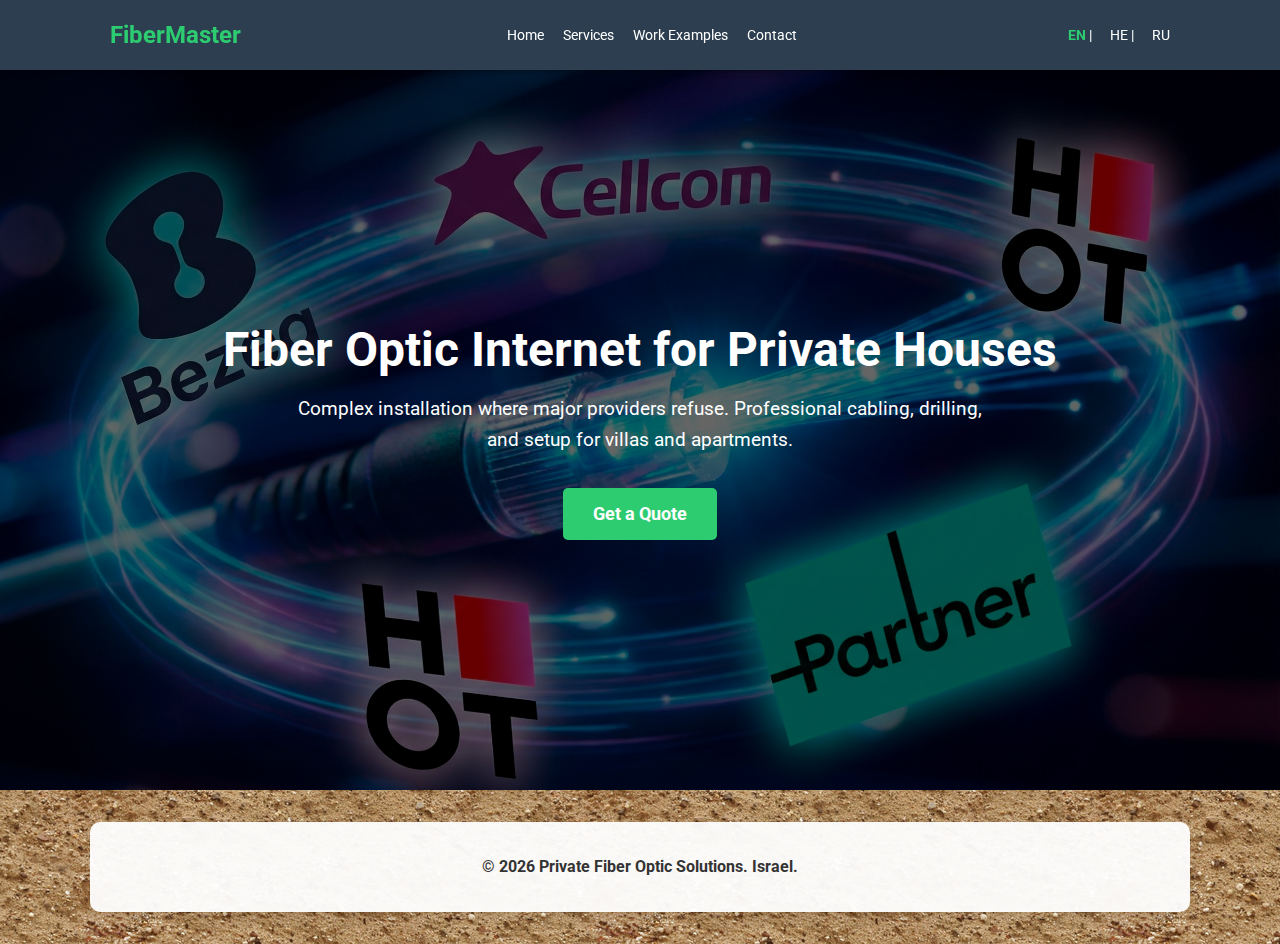
<file: index.html>
﻿<!DOCTYPE html>
<html lang="en">
<head>
    <meta charset="UTF-8">
    <meta name="viewport" content="width=device-width, initial-scale=1.0">
    <title>Home | FiberMaster</title>
    <link rel="stylesheet" href="style.css">
    <link href="https://fonts.googleapis.com/css2?family=Roboto:wght@400;700&display=swap" rel="stylesheet">
</head>
<body>

    <header class="header">
        <div class="container">
            <div class="logo">FiberMaster</div>
            <nav class="nav">
                <a href="index.html" class="current">Home</a>
                <a href="services.html">Services</a>
                <a href="portfolio.html">Work Examples</a>
                <a href="contact.html">Contact</a>
            </nav>
            <div class="lang-switch">
                <span class="active">EN</span> | <a href="he.html">HE</a> | <a href="ru.html">RU</a>
            </div>
        </div>
    </header>

    <main id="main-content">
        <section class="hero">
            <div class="hero-overlay"></div>
            <div class="container hero-content">
                <h1>Fiber Optic Internet for Private Houses</h1>
                <p>Complex installation where major providers refuse. Professional cabling, drilling, and setup for villas and apartments.</p>
                <a href="contact.html" class="btn">Get a Quote</a>
            </div>
        </section>
    </main>

    <footer class="footer">
        <div class="container">
            <p>&copy; 2026 Private Fiber Optic Solutions. Israel.</p>
        </div>
    </footer>

</body>
</html>
</file>
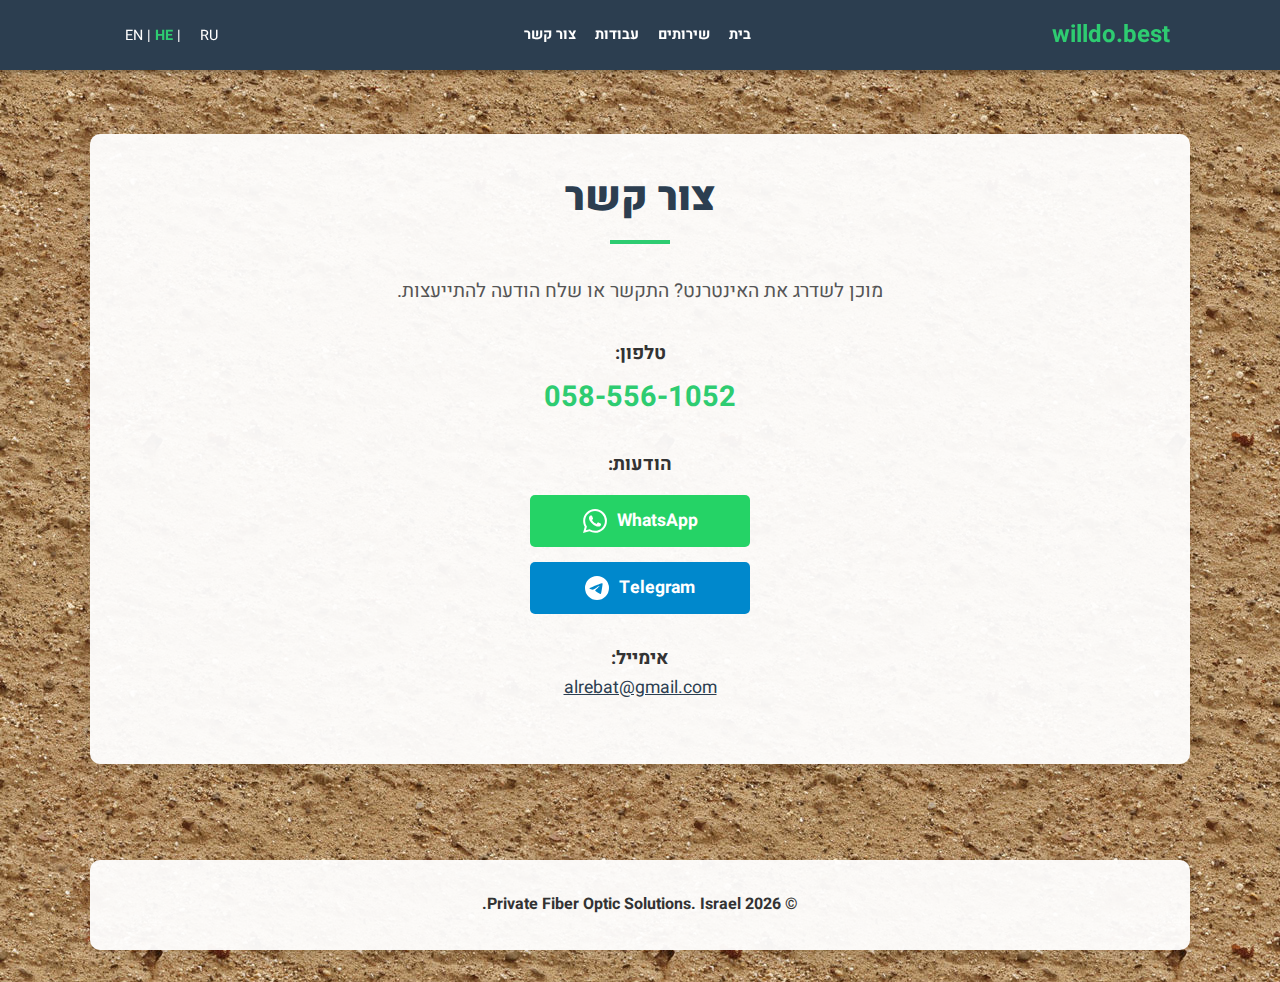
<file: contact-he.html>
﻿<!DOCTYPE html>
<html lang="he" dir="rtl">
<head>
    <meta charset="UTF-8">
    <meta name="viewport" content="width=device-width, initial-scale=1.0">
    <title>צור קשר | willdo.best</title>
    <link rel="stylesheet" href="style.css">
    <link href="https://fonts.googleapis.com/css2?family=Heebo:wght@400;700;900&display=swap" rel="stylesheet">
    
    <style>
        body { font-family: 'Heebo', sans-serif; text-align: right; }
        .nav a { margin-left: 0; margin-right: 15px; font-weight: 700; }
        .lang-switch { margin-left: 0; margin-right: 20px; }
        .section-title { font-family: 'Heebo', sans-serif; font-weight: 900; }
        
        /* Важно для корректного отображения кнопок с иконками в RTL */
        .btn { flex-direction: row-reverse; } 
        /* Цифры телефона слева направо */
        a[href^="tel"], .phone-display { direction: ltr; unicode-bidi: embed; }
    </style>
</head>
<body>

    <header class="header">
        <div class="container">
            <div class="logo">willdo.best</div>
            <nav class="nav">
                <a href="he.html">בית</a>
                <a href="services-he.html">שירותים</a>
                <a href="portfolio-he.html">עבודות</a>
                <a href="contact-he.html" class="current">צור קשר</a>
            </nav>
            <div class="lang-switch">
                <a href="index.html">EN</a> | <span class="active">HE</span> | <a href="ru.html">RU</a>
            </div>
        </div>
    </header>

    <main>
        <section class="services section-padding">
            <div class="container" style="text-align: center;">
                
                <h2 class="section-title">צור קשר</h2>
                
                <p style="font-size: 1.2rem; margin-bottom: 2rem; color: #555;">
                    מוכן לשדרג את האינטרנט? התקשר או שלח הודעה להתייעצות.
                </p>
                
                <div style="margin-bottom: 30px;">
                    <h3>טלפון:</h3>
                    <a href="tel:+972585561052" style="text-decoration: none; color: #333;">
                        <p class="phone-display" style="font-size: 1.8rem; font-weight: bold; color: #2ecc71; margin-top: 5px;">058-556-1052</p>
                    </a>
                </div>

                <div style="margin-bottom: 30px; display: flex; flex-direction: column; align-items: center; gap: 15px;">
                    <h3>הודעות:</h3>
                    
                    <a href="https://wa.me/972585561052" target="_blank" class="btn" style="background: #25D366; display: inline-flex; align-items: center; gap: 10px; width: 220px; justify-content: center;">
                        <svg width="24" height="24" viewBox="0 0 24 24" fill="white" xmlns="http://www.w3.org/2000/svg"><path d="M17.472 14.382c-.297-.149-1.758-.867-2.03-.967-.273-.099-.471-.148-.67.15-.197.297-.767.966-.94 1.164-.173.199-.347.223-.644.075-.297-.15-1.255-.463-2.39-1.475-.883-.788-1.48-1.761-1.653-2.059-.173-.297-.018-.458.13-.606.134-.133.298-.347.446-.52.149-.174.198-.298.298-.497.099-.198.05-.371-.025-.52-.075-.149-.669-1.612-.916-2.207-.242-.579-.487-.5-.669-.51-.173-.008-.371-.01-.57-.01-.198 0-.52.074-.792.372-.272.297-1.04 1.016-1.04 2.479 0 1.462 1.065 2.875 1.213 3.074.149.198 2.096 3.2 5.077 4.487.709.306 1.262.489 1.694.625.712.227 1.36.195 1.871.118.571-.085 1.758-.719 2.006-1.413.248-.694.248-1.289.173-1.413-.074-.124-.272-.198-.57-.347m-5.421 7.403h-.004a9.87 9.87 0 01-5.031-1.378l-.361-.214-3.741.982.998-3.648-.235-.374a9.86 9.86 0 01-1.51-5.26c.001-5.45 4.436-9.884 9.888-9.884 2.64 0 5.122 1.03 6.988 2.898a9.825 9.825 0 012.893 6.994c-.003 5.45-4.437 9.884-9.885 9.884m8.413-18.297A11.815 11.815 0 0012.05 0C5.495 0 .16 5.335.157 11.892c0 2.096.547 4.142 1.588 5.945L.057 24l6.305-1.654a11.882 11.882 0 005.683 1.448h.005c6.554 0 11.89-5.335 11.893-11.893a11.821 11.821 0 00-3.48-8.413z"/></svg>
                        WhatsApp
                    </a>

                    <a href="https://t.me/arrafal" target="_blank" class="btn" style="background: #0088cc; display: inline-flex; align-items: center; gap: 10px; width: 220px; justify-content: center;">
                        <svg width="24" height="24" viewBox="0 0 24 24" fill="white" xmlns="http://www.w3.org/2000/svg">
                            <path d="M11.944 0A12 12 0 0 0 0 12a12 12 0 0 0 12 12 12 12 0 0 0 12-12A12 12 0 0 0 11.944 0zm4.962 7.224c.1-.002.321.023.465.14a.506.506 0 0 1 .171.325c.016.093.036.306.02.472-.18 1.898-.962 6.502-1.36 8.627-.168.9-.499 1.201-.82 1.23-.696.065-1.225-.46-1.9-.902-1.056-.693-1.653-1.124-2.678-1.8-1.185-.78-.417-1.21.258-1.91.177-.184 3.247-2.977 3.307-3.23.007-.032.014-.15-.056-.212s-.174-.041-.249-.024c-.106.024-1.793 1.14-5.061 3.345-.48.33-.913.49-1.302.48-.428-.008-1.252-.241-1.865-.44-.752-.245-1.349-.374-1.297-.789.027-.216.325-.437.893-.663 3.498-1.524 5.83-2.529 6.998-3.014 3.332-1.386 4.025-1.627 4.476-1.635z"/>
                        </svg>
                        Telegram
                    </a>
                </div>

                <div style="margin-bottom: 30px;">
                    <h3>אימייל:</h3>
                    <a href="mailto:alrebat@gmail.com" style="color: #2c3e50; font-size: 1.1rem;">alrebat@gmail.com</a>
                </div>

            </div>
        </section>
    </main>

    <footer class="footer">
        <div class="container">
            <p>&copy; 2026 Private Fiber Optic Solutions. Israel.</p>
        </div>
    </footer>

</body>
</html>
</file>
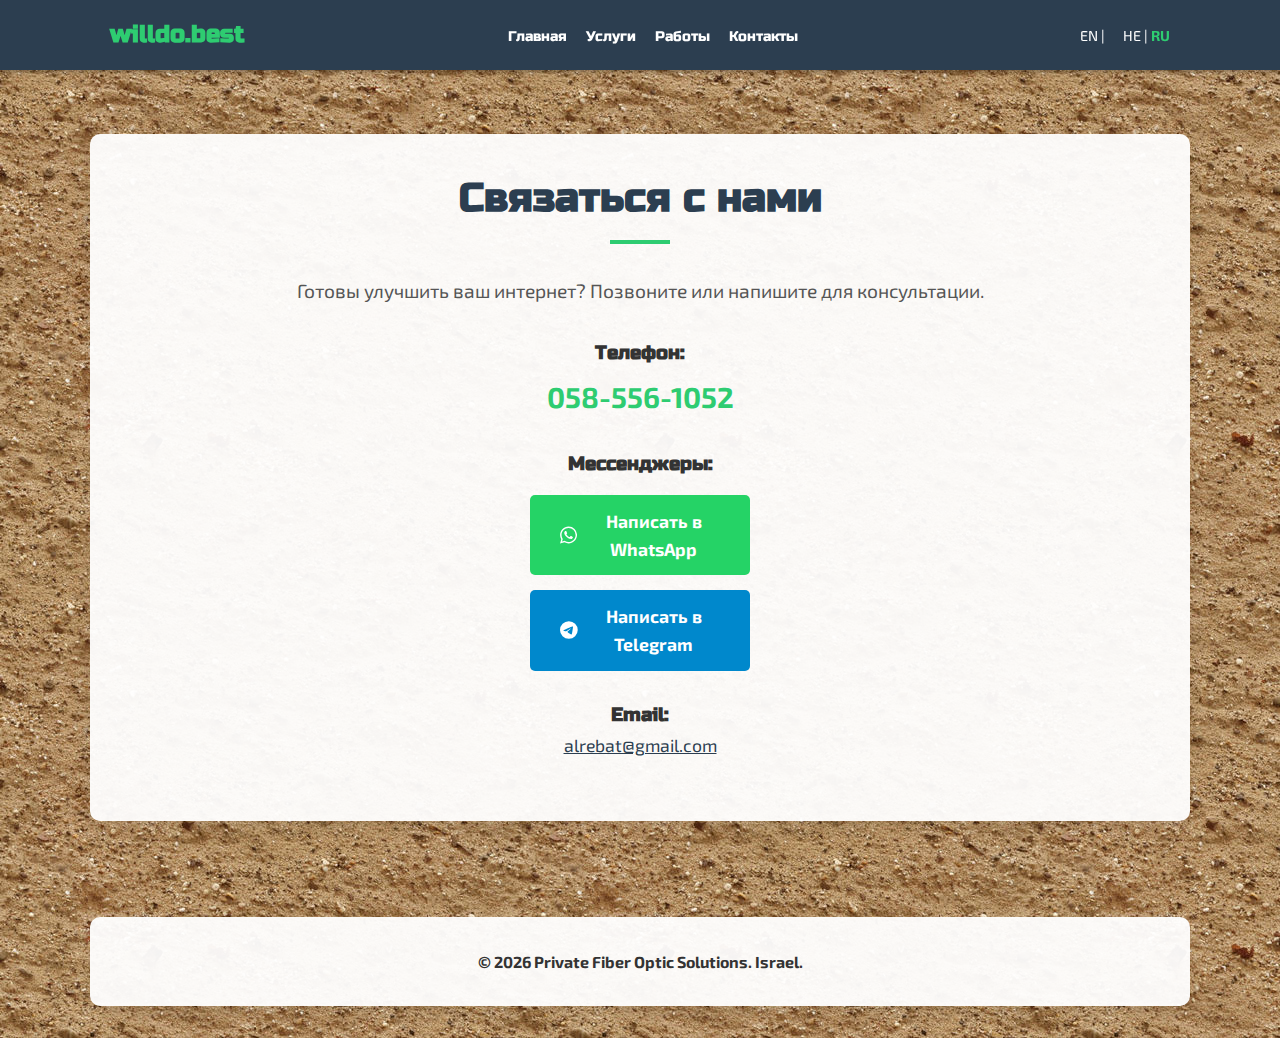
<file: contact-ru.html>
﻿<!DOCTYPE html>
<html lang="ru">
<head>
    <meta charset="UTF-8">
    <meta name="viewport" content="width=device-width, initial-scale=1.0">
    <title>Контакты | willdo.best</title>
    <link rel="stylesheet" href="style.css">
    <link href="https://fonts.googleapis.com/css2?family=Exo+2:wght@400;700&family=Russo+One&display=swap" rel="stylesheet">
    
    <style>
        body { font-family: 'Exo 2', sans-serif; }
        h1, h2, h3, .logo, .section-title, .nav a { font-family: 'Russo One', sans-serif; }
    </style>
</head>
<body>

    <header class="header">
        <div class="container">
            <div class="logo">willdo.best</div>
            <nav class="nav">
                <a href="ru.html">Главная</a>
                <a href="services-ru.html">Услуги</a>
                <a href="portfolio-ru.html">Работы</a>
                <a href="contact-ru.html" class="current">Контакты</a>
            </nav>
            <div class="lang-switch">
                <a href="index.html">EN</a> | <a href="he.html">HE</a> | <span class="active">RU</span>
            </div>
        </div>
    </header>

    <main>
        <section class="services section-padding">
            <div class="container" style="text-align: center;">
                
                <h2 class="section-title">Связаться с нами</h2>
                
                <p style="font-size: 1.2rem; margin-bottom: 2rem; color: #555;">
                    Готовы улучшить ваш интернет? Позвоните или напишите для консультации.
                </p>
                
                <div style="margin-bottom: 30px;">
                    <h3>Телефон:</h3>
                    <a href="tel:+972585561052" style="text-decoration: none; color: #333;">
                        <p style="font-size: 1.8rem; font-weight: bold; color: #2ecc71; margin-top: 5px;">058-556-1052</p>
                    </a>
                </div>

                <div style="margin-bottom: 30px; display: flex; flex-direction: column; align-items: center; gap: 15px;">
                    <h3>Мессенджеры:</h3>
                    
                    <a href="https://wa.me/972585561052" target="_blank" class="btn" style="background: #25D366; display: inline-flex; align-items: center; gap: 10px; width: 220px; justify-content: center;">
                        <svg width="24" height="24" viewBox="0 0 24 24" fill="white" xmlns="http://www.w3.org/2000/svg"><path d="M17.472 14.382c-.297-.149-1.758-.867-2.03-.967-.273-.099-.471-.148-.67.15-.197.297-.767.966-.94 1.164-.173.199-.347.223-.644.075-.297-.15-1.255-.463-2.39-1.475-.883-.788-1.48-1.761-1.653-2.059-.173-.297-.018-.458.13-.606.134-.133.298-.347.446-.52.149-.174.198-.298.298-.497.099-.198.05-.371-.025-.52-.075-.149-.669-1.612-.916-2.207-.242-.579-.487-.5-.669-.51-.173-.008-.371-.01-.57-.01-.198 0-.52.074-.792.372-.272.297-1.04 1.016-1.04 2.479 0 1.462 1.065 2.875 1.213 3.074.149.198 2.096 3.2 5.077 4.487.709.306 1.262.489 1.694.625.712.227 1.36.195 1.871.118.571-.085 1.758-.719 2.006-1.413.248-.694.248-1.289.173-1.413-.074-.124-.272-.198-.57-.347m-5.421 7.403h-.004a9.87 9.87 0 01-5.031-1.378l-.361-.214-3.741.982.998-3.648-.235-.374a9.86 9.86 0 01-1.51-5.26c.001-5.45 4.436-9.884 9.888-9.884 2.64 0 5.122 1.03 6.988 2.898a9.825 9.825 0 012.893 6.994c-.003 5.45-4.437 9.884-9.885 9.884m8.413-18.297A11.815 11.815 0 0012.05 0C5.495 0 .16 5.335.157 11.892c0 2.096.547 4.142 1.588 5.945L.057 24l6.305-1.654a11.882 11.882 0 005.683 1.448h.005c6.554 0 11.89-5.335 11.893-11.893a11.821 11.821 0 00-3.48-8.413z"/></svg>
                        Написать в WhatsApp
                    </a>

                    <a href="https://t.me/arrafal" target="_blank" class="btn" style="background: #0088cc; display: inline-flex; align-items: center; gap: 10px; width: 220px; justify-content: center;">
                        <svg width="24" height="24" viewBox="0 0 24 24" fill="white" xmlns="http://www.w3.org/2000/svg">
                            <path d="M11.944 0A12 12 0 0 0 0 12a12 12 0 0 0 12 12 12 12 0 0 0 12-12A12 12 0 0 0 11.944 0zm4.962 7.224c.1-.002.321.023.465.14a.506.506 0 0 1 .171.325c.016.093.036.306.02.472-.18 1.898-.962 6.502-1.36 8.627-.168.9-.499 1.201-.82 1.23-.696.065-1.225-.46-1.9-.902-1.056-.693-1.653-1.124-2.678-1.8-1.185-.78-.417-1.21.258-1.91.177-.184 3.247-2.977 3.307-3.23.007-.032.014-.15-.056-.212s-.174-.041-.249-.024c-.106.024-1.793 1.14-5.061 3.345-.48.33-.913.49-1.302.48-.428-.008-1.252-.241-1.865-.44-.752-.245-1.349-.374-1.297-.789.027-.216.325-.437.893-.663 3.498-1.524 5.83-2.529 6.998-3.014 3.332-1.386 4.025-1.627 4.476-1.635z"/>
                        </svg>
                        Написать в Telegram
                    </a>
                </div>

                <div style="margin-bottom: 30px;">
                    <h3>Email:</h3>
                    <a href="mailto:alrebat@gmail.com" style="color: #2c3e50; font-size: 1.1rem;">alrebat@gmail.com</a>
                </div>

            </div>
        </section>
    </main>

    <footer class="footer">
        <div class="container">
            <p>&copy; 2026 Private Fiber Optic Solutions. Israel.</p>
        </div>
    </footer>

</body>
</html>
</file>
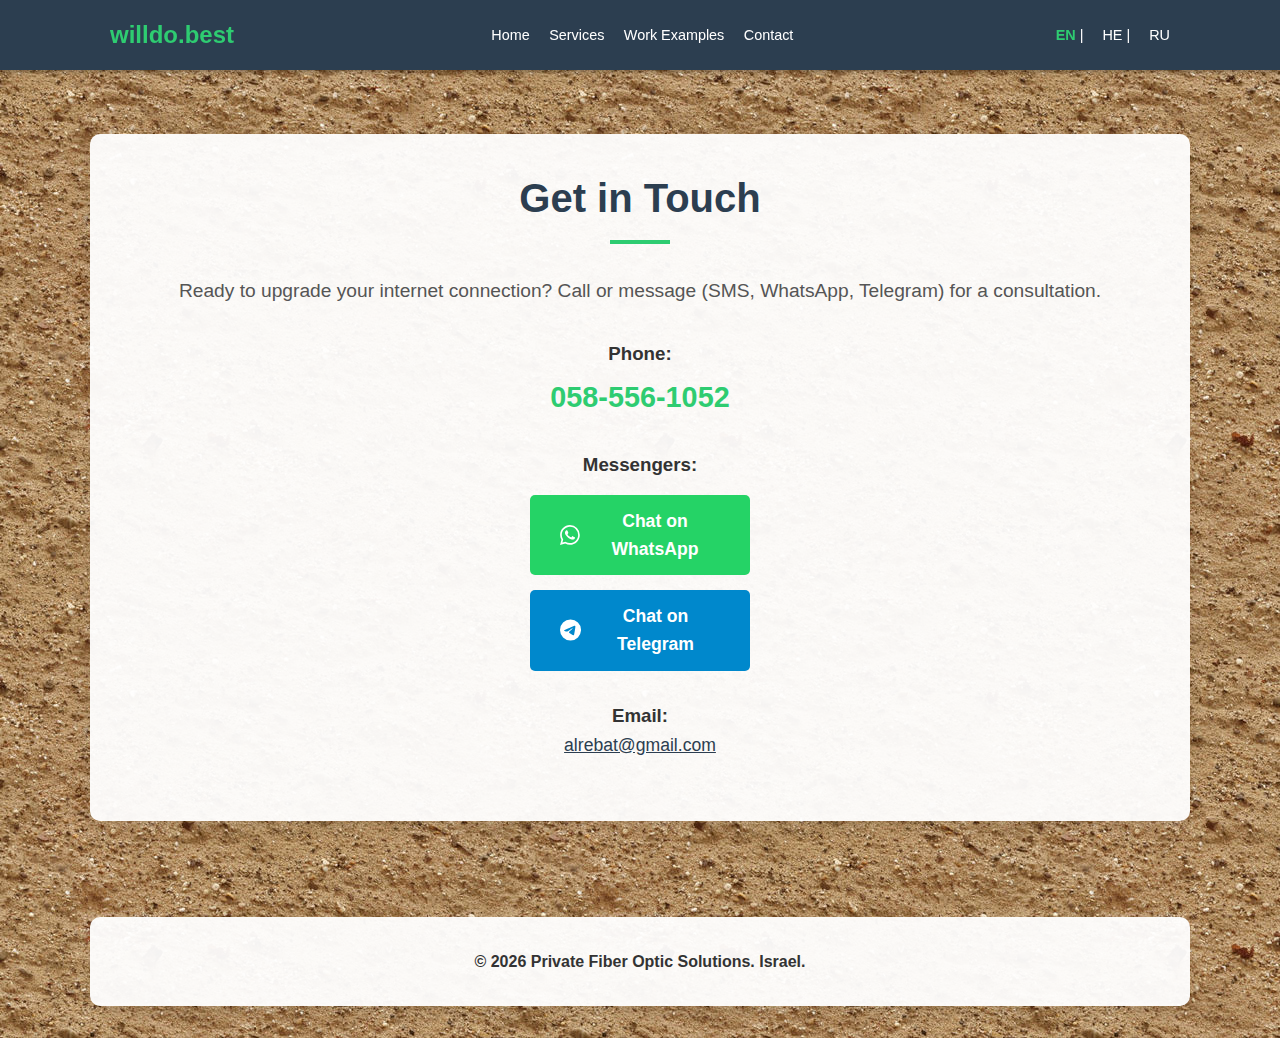
<file: contact.html>
﻿<!DOCTYPE html>
<html lang="en">
<head>
    <meta charset="UTF-8">
    <meta name="viewport" content="width=device-width, initial-scale=1.0">
    <title>Contact | willdo.best</title>
    <link rel="stylesheet" href="style.css">
    <link rel="preconnect" href="https://fonts.googleapis.com">
<link rel="preconnect" href="https://fonts.gstatic.com" crossorigin>
<link href="https://fonts.googleapis.com/css2?family=Exo+2:wght@400;700&family=Orbitron:wght@400;700;900&display=swap" rel="stylesheet">
</head>
<body>

    <header class="header">
        <div class="container">
            <div class="logo">willdo.best</div>
            <nav class="nav">
                <a href="index.html">Home</a>
                <a href="services.html">Services</a>
                <a href="portfolio.html">Work Examples</a>
                <a href="contact.html" class="current">Contact</a>
            </nav>
            <div class="lang-switch">
                <span class="active">EN</span> | <a href="he.html">HE</a> | <a href="ru.html">RU</a>
            </div>
        </div>
    </header>

    <main>
        <section class="services section-padding">
            <div class="container" style="text-align: center;">
                
                <h2 class="section-title">Get in Touch</h2>
                
                <p style="font-size: 1.2rem; margin-bottom: 2rem; color: #555;">
                    Ready to upgrade your internet connection? Call or message (SMS, WhatsApp, Telegram) for a consultation.
                </p>
                
                <div style="margin-bottom: 30px;">
                    <h3>Phone:</h3>
                    <a href="tel:+972585561052" style="text-decoration: none; color: #333;">
                        <p style="font-size: 1.8rem; font-weight: bold; color: #2ecc71; margin-top: 5px;">058-556-1052</p>
                    </a>
                </div>

                <div style="margin-bottom: 30px; display: flex; flex-direction: column; align-items: center; gap: 15px;">
                    <h3>Messengers:</h3>
                    
                    <a href="https://wa.me/972585561052" target="_blank" class="btn" style="background: #25D366; display: inline-flex; align-items: center; gap: 10px; width: 220px; justify-content: center;">
                        <svg width="24" height="24" viewBox="0 0 24 24" fill="white" xmlns="http://www.w3.org/2000/svg"><path d="M17.472 14.382c-.297-.149-1.758-.867-2.03-.967-.273-.099-.471-.148-.67.15-.197.297-.767.966-.94 1.164-.173.199-.347.223-.644.075-.297-.15-1.255-.463-2.39-1.475-.883-.788-1.48-1.761-1.653-2.059-.173-.297-.018-.458.13-.606.134-.133.298-.347.446-.52.149-.174.198-.298.298-.497.099-.198.05-.371-.025-.52-.075-.149-.669-1.612-.916-2.207-.242-.579-.487-.5-.669-.51-.173-.008-.371-.01-.57-.01-.198 0-.52.074-.792.372-.272.297-1.04 1.016-1.04 2.479 0 1.462 1.065 2.875 1.213 3.074.149.198 2.096 3.2 5.077 4.487.709.306 1.262.489 1.694.625.712.227 1.36.195 1.871.118.571-.085 1.758-.719 2.006-1.413.248-.694.248-1.289.173-1.413-.074-.124-.272-.198-.57-.347m-5.421 7.403h-.004a9.87 9.87 0 01-5.031-1.378l-.361-.214-3.741.982.998-3.648-.235-.374a9.86 9.86 0 01-1.51-5.26c.001-5.45 4.436-9.884 9.888-9.884 2.64 0 5.122 1.03 6.988 2.898a9.825 9.825 0 012.893 6.994c-.003 5.45-4.437 9.884-9.885 9.884m8.413-18.297A11.815 11.815 0 0012.05 0C5.495 0 .16 5.335.157 11.892c0 2.096.547 4.142 1.588 5.945L.057 24l6.305-1.654a11.882 11.882 0 005.683 1.448h.005c6.554 0 11.89-5.335 11.893-11.893a11.821 11.821 0 00-3.48-8.413z"/></svg>
                        Chat on WhatsApp
                    </a>

                    <a href="https://t.me/arrafal" target="_blank" class="btn" style="background: #0088cc; display: inline-flex; align-items: center; gap: 10px; width: 220px; justify-content: center;">
                        <svg width="24" height="24" viewBox="0 0 24 24" fill="white" xmlns="http://www.w3.org/2000/svg">
                            <path d="M11.944 0A12 12 0 0 0 0 12a12 12 0 0 0 12 12 12 12 0 0 0 12-12A12 12 0 0 0 11.944 0zm4.962 7.224c.1-.002.321.023.465.14a.506.506 0 0 1 .171.325c.016.093.036.306.02.472-.18 1.898-.962 6.502-1.36 8.627-.168.9-.499 1.201-.82 1.23-.696.065-1.225-.46-1.9-.902-1.056-.693-1.653-1.124-2.678-1.8-1.185-.78-.417-1.21.258-1.91.177-.184 3.247-2.977 3.307-3.23.007-.032.014-.15-.056-.212s-.174-.041-.249-.024c-.106.024-1.793 1.14-5.061 3.345-.48.33-.913.49-1.302.48-.428-.008-1.252-.241-1.865-.44-.752-.245-1.349-.374-1.297-.789.027-.216.325-.437.893-.663 3.498-1.524 5.83-2.529 6.998-3.014 3.332-1.386 4.025-1.627 4.476-1.635z"/>
                        </svg>
                        Chat on Telegram
                    </a>
                </div>

                <div style="margin-bottom: 30px;">
                    <h3>Email:</h3>
                    <a href="mailto:alrebat@gmail.com" style="color: #2c3e50; font-size: 1.1rem;">alrebat@gmail.com</a>
                </div>

            </div>
        </section>
    </main>

    <footer class="footer">
        <div class="container">
            <p>&copy; 2026 Private Fiber Optic Solutions. Israel.</p>
        </div>
    </footer>

</body>
</html>
</file>
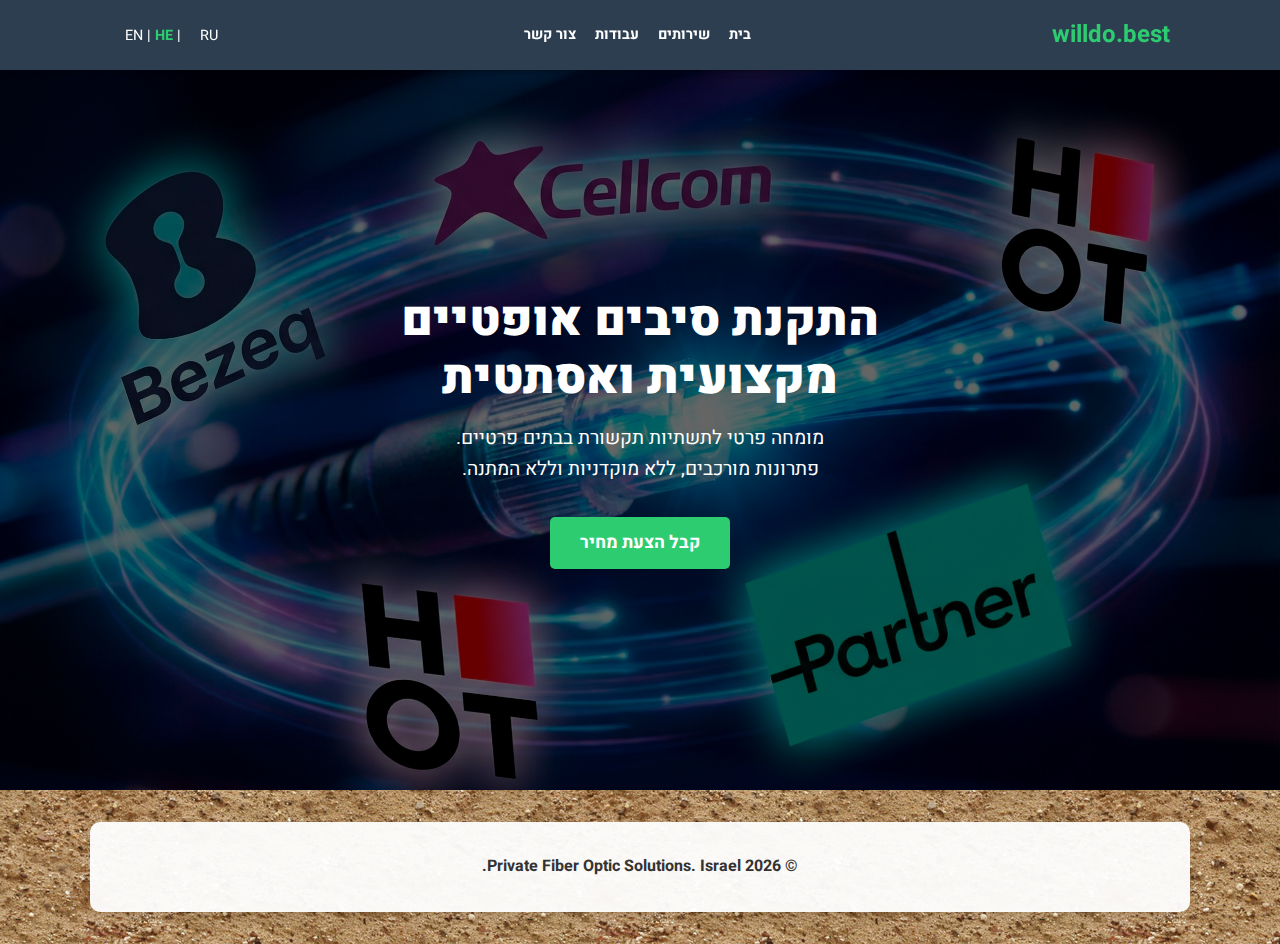
<file: he.html>
﻿<!DOCTYPE html>
<html lang="he" dir="rtl">
<head>
    <meta charset="UTF-8">
    <meta name="viewport" content="width=device-width, initial-scale=1.0">
    <title>בית | willdo.best</title>
    <link rel="stylesheet" href="style.css">
    <link rel="preconnect" href="https://fonts.googleapis.com">
    <link rel="preconnect" href="https://fonts.gstatic.com" crossorigin>
    <link href="https://fonts.googleapis.com/css2?family=Heebo:wght@400;700;900&display=swap" rel="stylesheet">
    
    <style>
        /* RTL Overrides for Hebrew */
        body { font-family: 'Heebo', sans-serif; text-align: right; }
        .nav a { margin-left: 0; margin-right: 15px; font-weight: 700; }
        .lang-switch { margin-left: 0; margin-right: 20px; }
        .hero h1, .section-title { font-family: 'Heebo', sans-serif; font-weight: 900; }
        /* Исправление для телефона, чтобы цифры шли слева направо */
        .phone-num { direction: ltr; display: inline-block; } 
    </style>
</head>
<body>

    <header class="header">
        <div class="container">
            <div class="logo">willdo.best</div>
            <nav class="nav">
                <a href="he.html" class="current">בית</a>
                <a href="services-he.html">שירותים</a>
                <a href="portfolio-he.html">עבודות</a>
                <a href="contact-he.html">צור קשר</a>
            </nav>
            <div class="lang-switch">
                <a href="index.html">EN</a> | <span class="active">HE</span> | <a href="ru.html">RU</a>
            </div>
        </div>
    </header>

    <section class="hero">
        <div class="hero-overlay"></div>
        <div class="container hero-content">
            <h1>התקנת סיבים אופטיים<br>מקצועית ואסתטית</h1>
            <p>מומחה פרטי לתשתיות תקשורת בבתים פרטיים.<br>פתרונות מורכבים, ללא מוקדניות וללא המתנה.</p>
            <a href="contact-he.html" class="btn">קבל הצעת מחיר</a>
        </div>
    </section>

    <footer class="footer">
        <div class="container">
            <p>&copy; 2026 Private Fiber Optic Solutions. Israel.</p>
        </div>
    </footer>

</body>
</html>
</file>
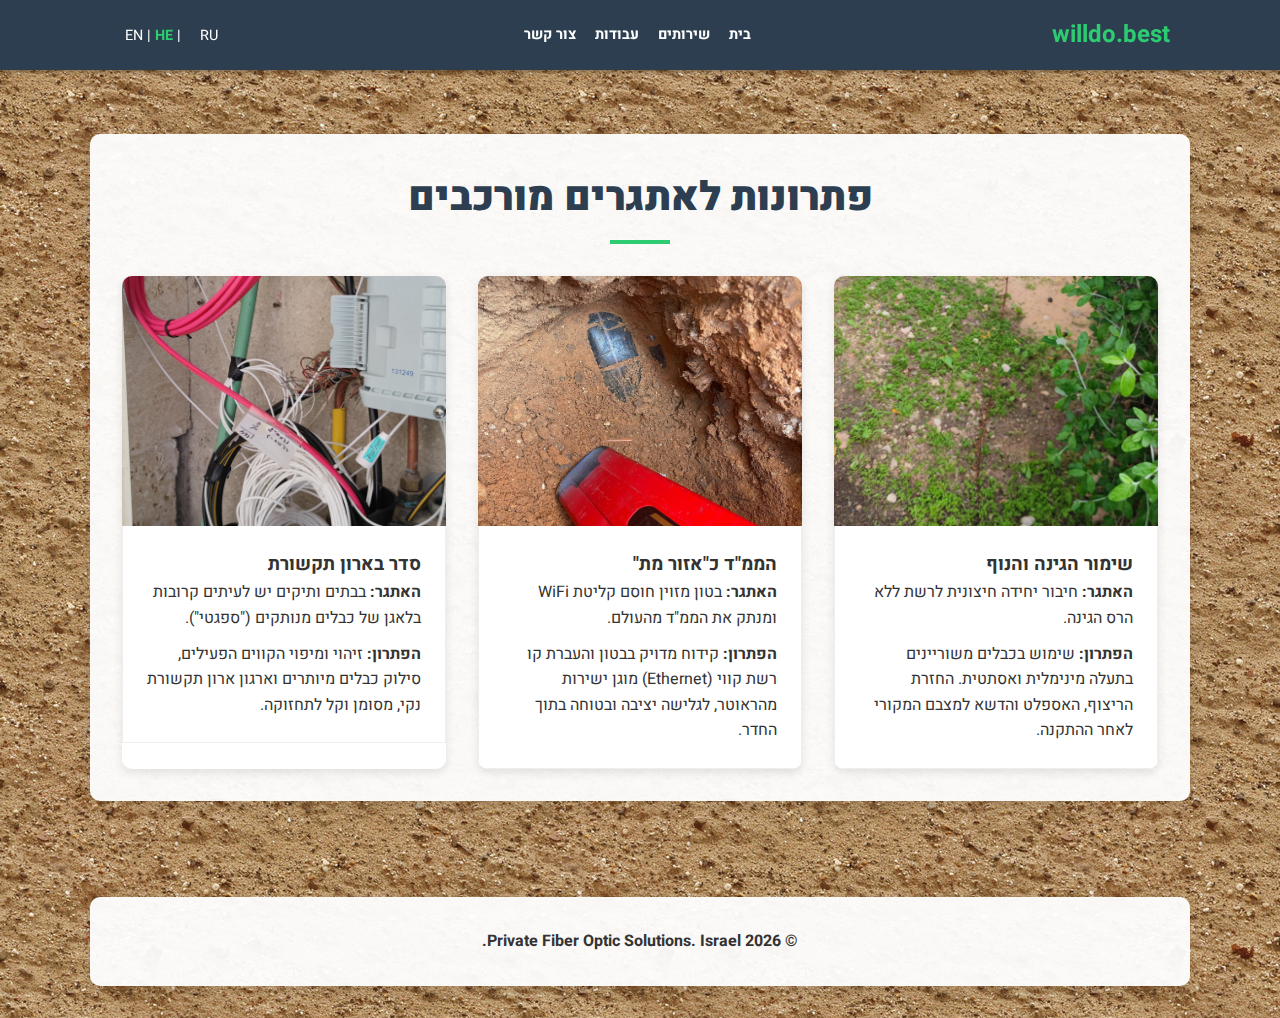
<file: portfolio-he.html>
﻿<!DOCTYPE html>
<html lang="he" dir="rtl">
<head>
    <meta charset="UTF-8">
    <meta name="viewport" content="width=device-width, initial-scale=1.0">
    <title>עבודות | willdo.best</title>
    <link rel="stylesheet" href="style.css">
    <link href="https://fonts.googleapis.com/css2?family=Heebo:wght@400;700;900&display=swap" rel="stylesheet">
    
    <style>
        body { font-family: 'Heebo', sans-serif; text-align: right; }
        .nav a { margin-left: 0; margin-right: 15px; font-weight: 700; }
        .lang-switch { margin-left: 0; margin-right: 20px; }
        .section-title { font-family: 'Heebo', sans-serif; font-weight: 900; }
        .project-info h3 { font-family: 'Heebo', sans-serif; font-weight: 700; }
        .project-info { text-align: right; }
    </style>
</head>
<body>

    <header class="header">
        <div class="container">
            <div class="logo">willdo.best</div>
            <nav class="nav">
                <a href="he.html">בית</a>
                <a href="services-he.html">שירותים</a>
                <a href="portfolio-he.html" class="current">עבודות</a>
                <a href="contact-he.html">צור קשר</a>
            </nav>
            <div class="lang-switch">
                <a href="index.html">EN</a> | <span class="active">HE</span> | <a href="ru.html">RU</a>
            </div>
        </div>
    </header>

    <main>
        <section class="portfolio section-padding">
            <div class="container">
                <h2 class="section-title">פתרונות לאתגרים מורכבים</h2>
                
                <div class="portfolio-grid">
                    
                    <div class="project-card">
                        <img src="images/work1.jpg" alt="Garden Installation">
                        <div class="project-info">
                            <h3>שימור הגינה והנוף</h3>
                            <p><strong>האתגר:</strong> חיבור יחידה חיצונית לרשת ללא הרס הגינה.</p>
                            <p style="margin-top: 10px;"><strong>הפתרון:</strong> שימוש בכבלים משוריינים בתעלה מינימלית ואסתטית. החזרת הריצוף, האספלט והדשא למצבם המקורי לאחר ההתקנה.</p>
                        </div>
                    </div>

                    <div class="project-card">
                        <img src="images/work2.jpg" alt="Mamad Drilling">
                        <div class="project-info">
                            <h3>הממ"ד כ"אזור מת"</h3>
                            <p><strong>האתגר:</strong> בטון מזוין חוסם קליטת WiFi ומנתק את הממ"ד מהעולם.</p>
                            <p style="margin-top: 10px;"><strong>הפתרון:</strong> קידוח מדויק בבטון והעברת קו רשת קווי (Ethernet) מוגן ישירות מהראוטר, לגלישה יציבה ובטוחה בתוך החדר.</p>
                        </div>
                    </div>

                    <div class="project-card">
                        <img src="images/work3.jpg" alt="Network Rack Cleanup">
                        <div class="project-info">
                            <h3>סדר בארון תקשורת</h3>
                            <p><strong>האתגר:</strong> בבתים ותיקים יש לעיתים קרובות בלאגן של כבלים מנותקים ("ספגטי").</p>
                            <p style="margin-top: 10px;"><strong>הפתרון:</strong> זיהוי ומיפוי הקווים הפעילים, סילוק כבלים מיותרים וארגון ארון תקשורת נקי, מסומן וקל לתחזוקה.</p>
                        </div>
                    </div>

                </div>
            </div>
        </section>
    </main>

    <footer class="footer">
        <div class="container">
            <p>&copy; 2026 Private Fiber Optic Solutions. Israel.</p>
        </div>
    </footer>

</body>
</html>
</file>
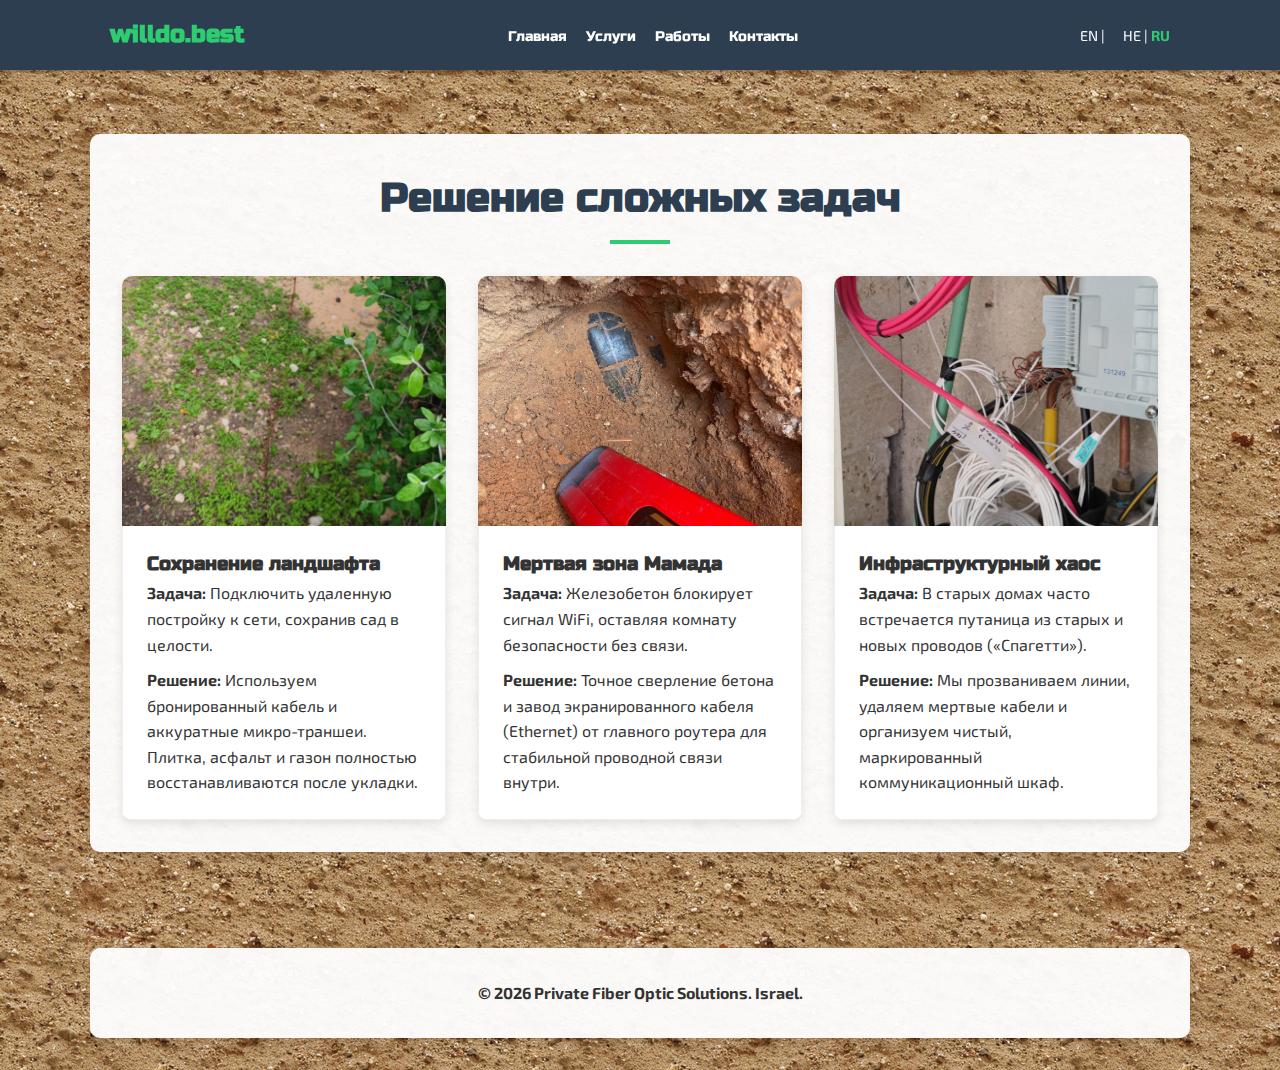
<file: portfolio-ru.html>
﻿<!DOCTYPE html>
<html lang="ru">
<head>
    <meta charset="UTF-8">
    <meta name="viewport" content="width=device-width, initial-scale=1.0">
    <title>Работы | willdo.best</title>
    <link rel="stylesheet" href="style.css">
    <link href="https://fonts.googleapis.com/css2?family=Exo+2:wght@400;700&family=Russo+One&display=swap" rel="stylesheet">
    
    <style>
        body { font-family: 'Exo 2', sans-serif; }
        h1, h2, h3, .logo, .section-title, .nav a { font-family: 'Russo One', sans-serif; }
    </style>
</head>
<body>

    <header class="header">
        <div class="container">
            <div class="logo">willdo.best</div>
            <nav class="nav">
                <a href="ru.html">Главная</a>
                <a href="services-ru.html">Услуги</a>
                <a href="portfolio-ru.html" class="current">Работы</a>
                <a href="contact-ru.html">Контакты</a>
            </nav>
            <div class="lang-switch">
                <a href="index.html">EN</a> | <a href="he.html">HE</a> | <span class="active">RU</span>
            </div>
        </div>
    </header>

    <main>
        <section class="portfolio section-padding">
            <div class="container">
                <h2 class="section-title">Решение сложных задач</h2>
                
                <div class="portfolio-grid">
                    
                    <div class="project-card">
                        <img src="images/work1.jpg" alt="Garden Installation">
                        <div class="project-info">
                            <h3>Сохранение ландшафта</h3>
                            <p><strong>Задача:</strong> Подключить удаленную постройку к сети, сохранив сад в целости.</p>
                            <p style="margin-top: 10px;"><strong>Решение:</strong> Используем бронированный кабель и аккуратные микро-траншеи. Плитка, асфальт и газон полностью восстанавливаются после укладки.</p>
                        </div>
                    </div>

                    <div class="project-card">
                        <img src="images/work2.jpg" alt="Mamad Drilling">
                        <div class="project-info">
                            <h3>Мертвая зона Мамада</h3>
                            <p><strong>Задача:</strong> Железобетон блокирует сигнал WiFi, оставляя комнату безопасности без связи.</p>
                            <p style="margin-top: 10px;"><strong>Решение:</strong> Точное сверление бетона и завод экранированного кабеля (Ethernet) от главного роутера для стабильной проводной связи внутри.</p>
                        </div>
                    </div>

                    <div class="project-card">
                        <img src="images/work3.jpg" alt="Network Rack Cleanup">
                        <div class="project-info">
                            <h3>Инфраструктурный хаос</h3>
                            <p><strong>Задача:</strong> В старых домах часто встречается путаница из старых и новых проводов («Спагетти»).</p>
                            <p style="margin-top: 10px;"><strong>Решение:</strong> Мы прозваниваем линии, удаляем мертвые кабели и организуем чистый, маркированный коммуникационный шкаф.</p>
                        </div>
                    </div>

                </div>
            </div>
        </section>
    </main>

    <footer class="footer">
        <div class="container">
            <p>&copy; 2026 Private Fiber Optic Solutions. Israel.</p>
        </div>
    </footer>

</body>
</html>
</file>
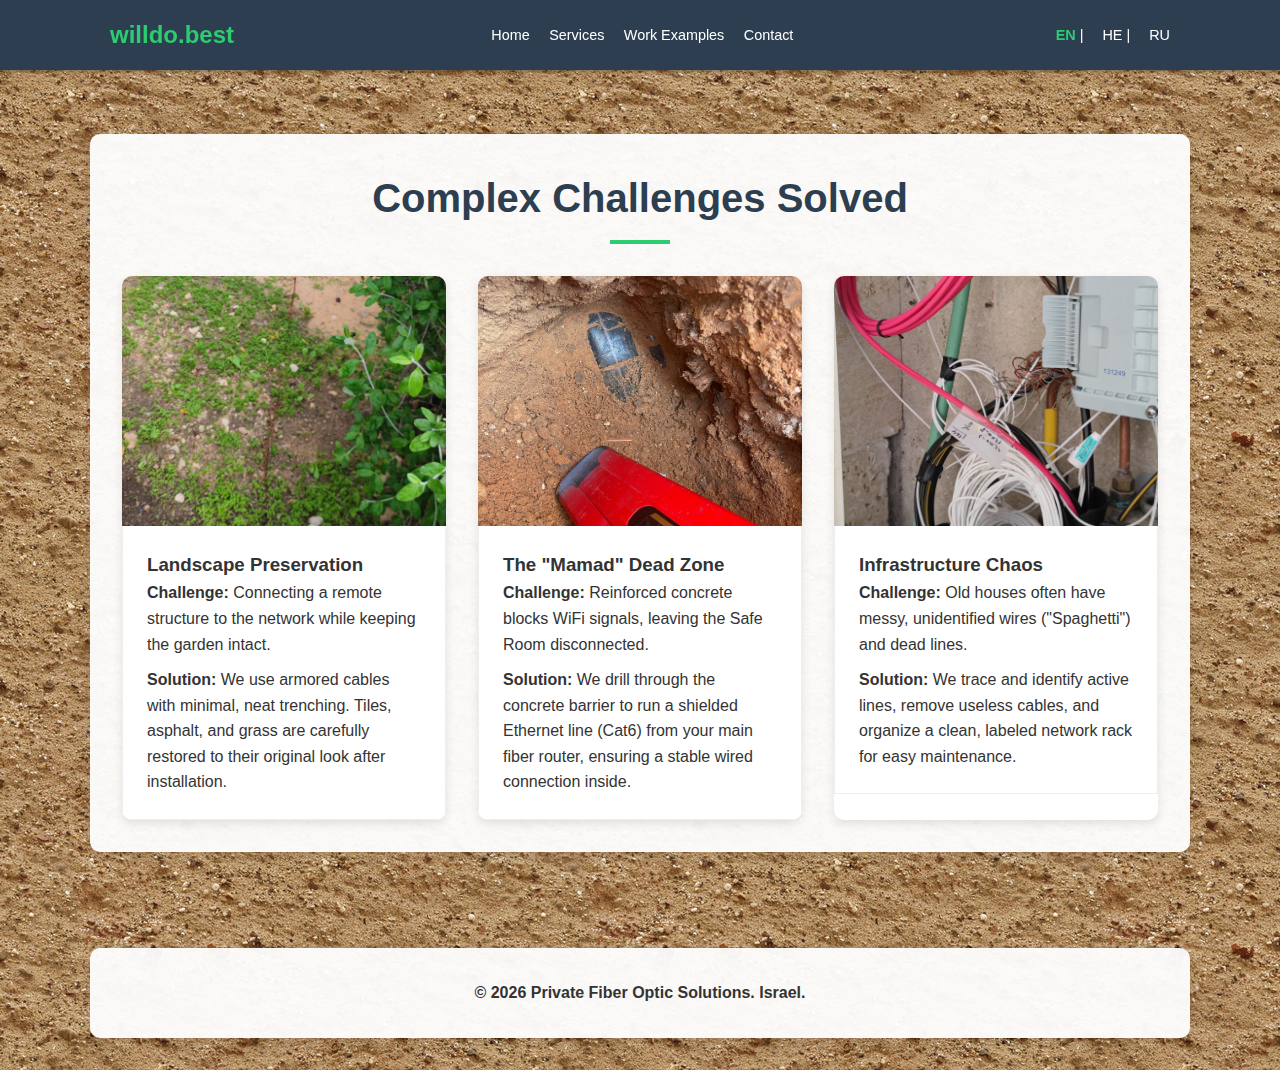
<file: portfolio.html>
﻿<!DOCTYPE html>
<html lang="en">
<head>
    <meta charset="UTF-8">
    <meta name="viewport" content="width=device-width, initial-scale=1.0">
    <title>Portfolio | willdo.best</title>
    <link rel="stylesheet" href="style.css">
    <link rel="preconnect" href="https://fonts.googleapis.com">
    <link rel="preconnect" href="https://fonts.gstatic.com" crossorigin>
    <link href="https://fonts.googleapis.com/css2?family=Exo+2:wght@400;700&family=Orbitron:wght@400;700;900&display=swap" rel="stylesheet">
</head>
<body>

    <header class="header">
        <div class="container">
            <div class="logo">willdo.best</div>
            <nav class="nav">
                <a href="index.html">Home</a>
                <a href="services.html">Services</a>
                <a href="portfolio.html" class="current">Work Examples</a> <a href="contact.html">Contact</a>
            </nav>
            <div class="lang-switch">
                <span class="active">EN</span> | <a href="he.html">HE</a> | <a href="ru.html">RU</a>
            </div>
        </div>
    </header>

    <main>
        <section class="portfolio section-padding">
            <div class="container">
                <h2 class="section-title">Complex Challenges Solved</h2>
                
                <div class="portfolio-grid">
                    
                    <div class="project-card">
                        <img src="images/work1.jpg" alt="Garden Installation">
                        <div class="project-info">
                            <h3>Landscape Preservation</h3>
                            <p><strong>Challenge:</strong> Connecting a remote structure to the network while keeping the garden intact.</p>
                            <p style="margin-top: 10px;"><strong>Solution:</strong> We use armored cables with minimal, neat trenching. Tiles, asphalt, and grass are carefully restored to their original look after installation.</p>
                        </div>
                    </div>

                    <div class="project-card">
                        <img src="images/work2.jpg" alt="Mamad Drilling">
                        <div class="project-info">
                            <h3>The "Mamad" Dead Zone</h3>
                            <p><strong>Challenge:</strong> Reinforced concrete blocks WiFi signals, leaving the Safe Room disconnected.</p>
                            <p style="margin-top: 10px;"><strong>Solution:</strong> We drill through the concrete barrier to run a shielded Ethernet line (Cat6) from your main fiber router, ensuring a stable wired connection inside.</p>
                        </div>
                    </div>

                    <div class="project-card">
                        <img src="images/work3.jpg" alt="Network Rack Cleanup">
                        <div class="project-info">
                            <h3>Infrastructure Chaos</h3>
                            <p><strong>Challenge:</strong> Old houses often have messy, unidentified wires ("Spaghetti") and dead lines.</p>
                            <p style="margin-top: 10px;"><strong>Solution:</strong> We trace and identify active lines, remove useless cables, and organize a clean, labeled network rack for easy maintenance.</p>
                        </div>
                    </div>

                </div>
            </div>
        </section>
    </main>

    <footer class="footer">
        <div class="container">
            <p>&copy; 2026 Private Fiber Optic Solutions. Israel.</p>
        </div>
    </footer>

</body>
</html>
</file>
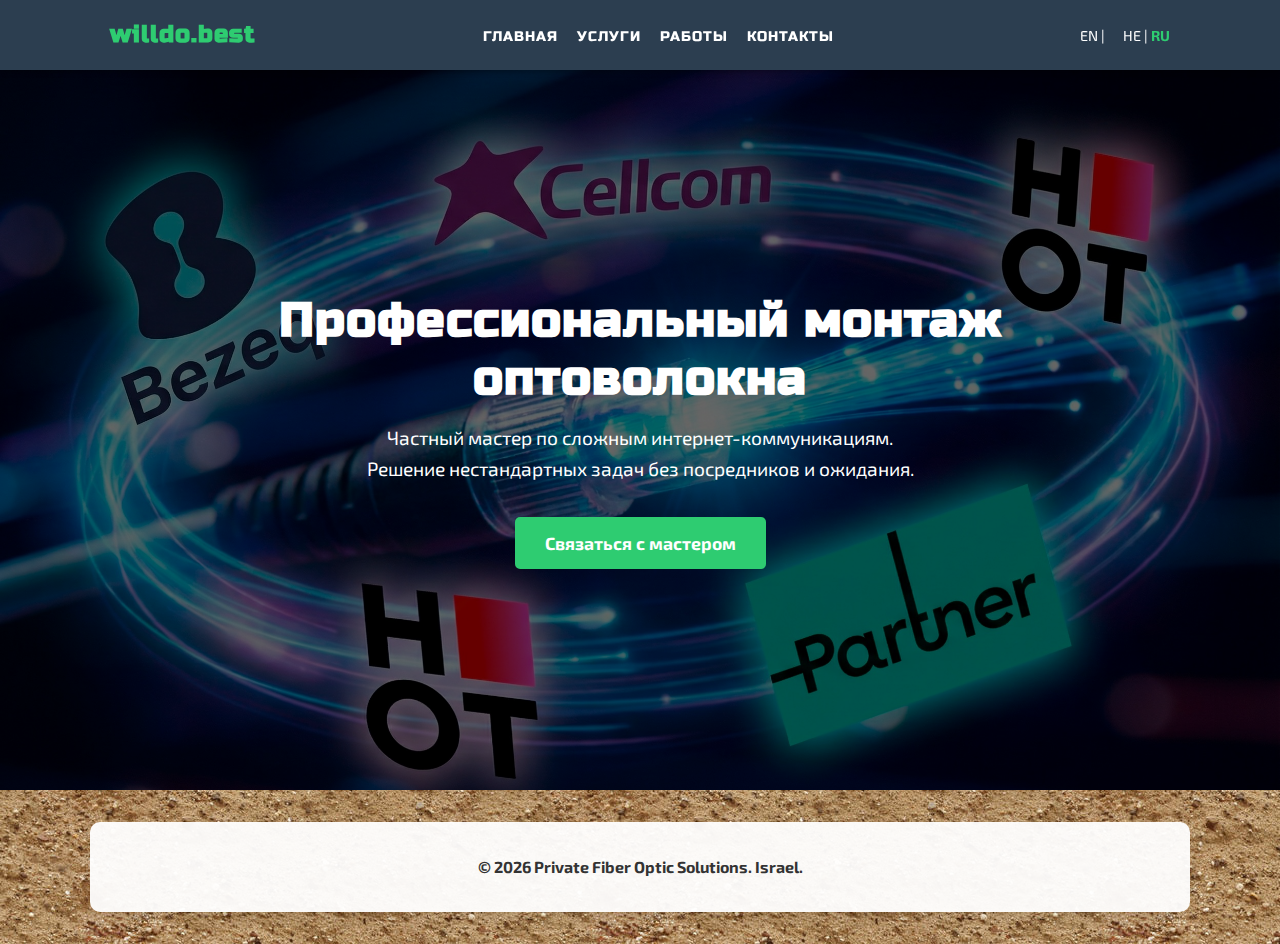
<file: ru.html>
﻿<!DOCTYPE html>
<html lang="ru">
<head>
    <meta charset="UTF-8">
    <meta name="viewport" content="width=device-width, initial-scale=1.0">
    <title>Главная | willdo.best</title>
    <link rel="stylesheet" href="style.css">
    <link rel="preconnect" href="https://fonts.googleapis.com">
    <link rel="preconnect" href="https://fonts.gstatic.com" crossorigin>
    <link href="https://fonts.googleapis.com/css2?family=Exo+2:wght@400;700&family=Russo+One&display=swap" rel="stylesheet">
    
    <style>
        /* Настройки шрифтов для RU версии */
        body { font-family: 'Exo 2', sans-serif; }
        h1, h2, h3, .logo, .section-title, .nav a { font-family: 'Russo One', sans-serif; letter-spacing: 1px; }
        .nav a { text-transform: uppercase; font-size: 0.9rem; }
    </style>
</head>
<body>

    <header class="header">
        <div class="container">
            <div class="logo">willdo.best</div>
            <nav class="nav">
                <a href="ru.html" class="current">Главная</a>
                <a href="services-ru.html">Услуги</a>
                <a href="portfolio-ru.html">Работы</a>
                <a href="contact-ru.html">Контакты</a>
            </nav>
            <div class="lang-switch">
                <a href="index.html">EN</a> | <a href="he.html">HE</a> | <span class="active">RU</span>
            </div>
        </div>
    </header>

    <section class="hero">
        <div class="hero-overlay"></div>
        <div class="container hero-content">
            <h1>Профессиональный монтаж<br>оптоволокна</h1>
            <p>Частный мастер по сложным интернет-коммуникациям.<br>Решение нестандартных задач без посредников и ожидания.</p>
            <a href="contact-ru.html" class="btn">Связаться с мастером</a>
        </div>
    </section>

    <footer class="footer">
        <div class="container">
            <p>&copy; 2026 Private Fiber Optic Solutions. Israel.</p>
        </div>
    </footer>

</body>
</html>
</file>
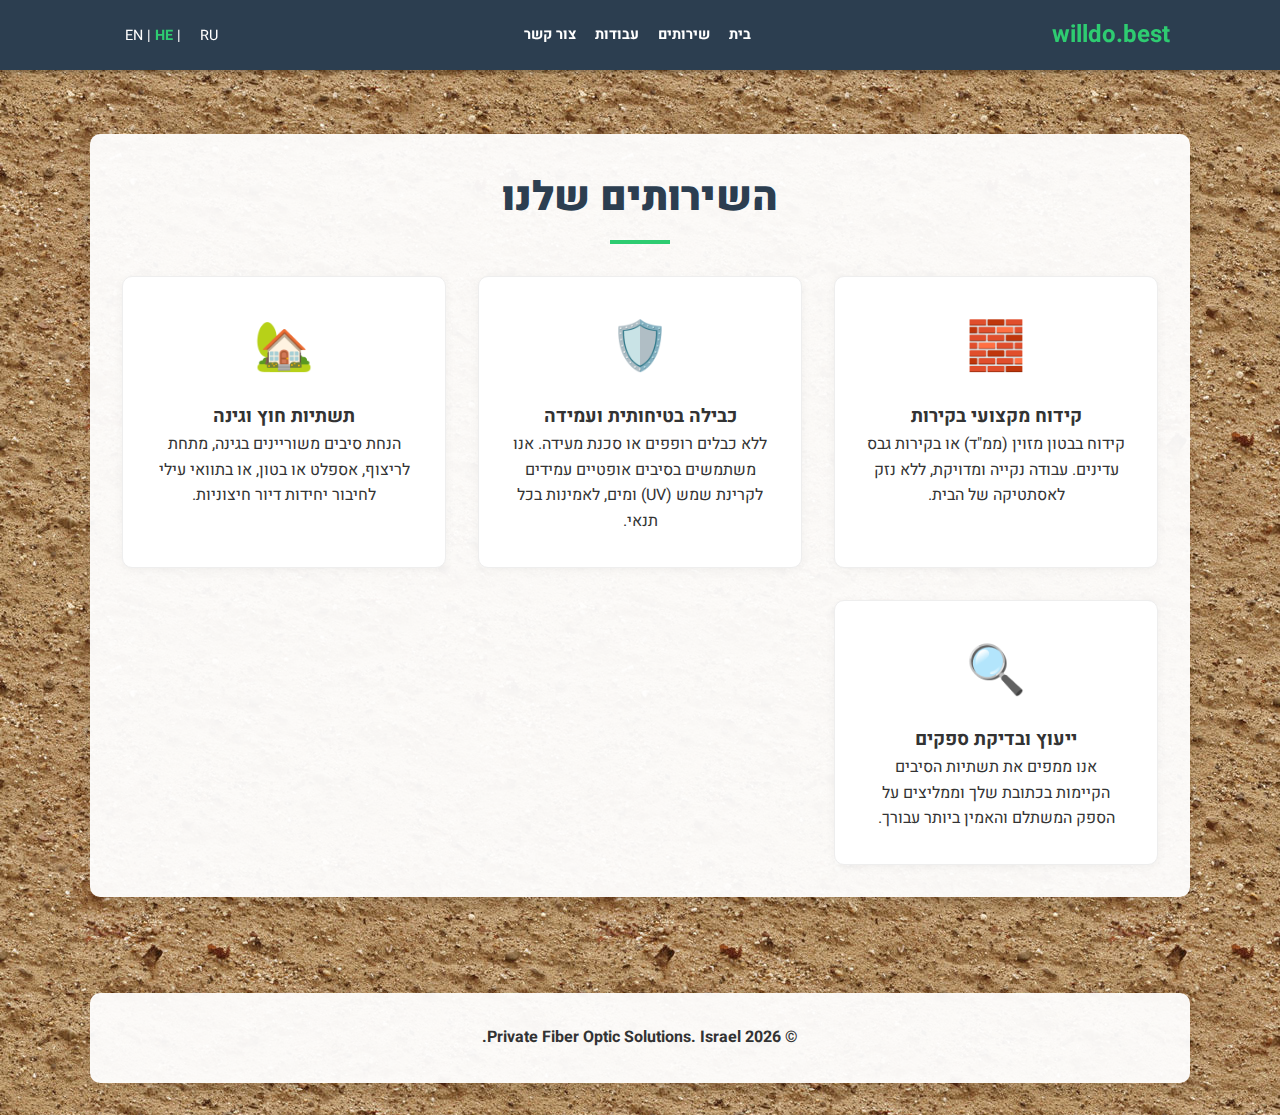
<file: services-he.html>
﻿<!DOCTYPE html>
<html lang="he" dir="rtl">
<head>
    <meta charset="UTF-8">
    <meta name="viewport" content="width=device-width, initial-scale=1.0">
    <title>שירותים | willdo.best</title>
    <link rel="stylesheet" href="style.css">
    <link href="https://fonts.googleapis.com/css2?family=Heebo:wght@400;700;900&display=swap" rel="stylesheet">
    
    <style>
        body { font-family: 'Heebo', sans-serif; text-align: right; }
        .nav a { margin-left: 0; margin-right: 15px; font-weight: 700; }
        .lang-switch { margin-left: 0; margin-right: 20px; }
        .section-title { font-family: 'Heebo', sans-serif; font-weight: 900; }
        .service-card h3 { font-family: 'Heebo', sans-serif; font-weight: 700; }
    </style>
</head>
<body>

    <header class="header">
        <div class="container">
            <div class="logo">willdo.best</div>
            <nav class="nav">
                <a href="he.html">בית</a>
                <a href="services-he.html" class="current">שירותים</a>
                <a href="portfolio-he.html">עבודות</a>
                <a href="contact-he.html">צור קשר</a>
            </nav>
            <div class="lang-switch">
                <a href="index.html">EN</a> | <span class="active">HE</span> | <a href="ru.html">RU</a>
            </div>
        </div>
    </header>

    <main>
        <section class="services section-padding">
            <div class="container">
                <h2 class="section-title">השירותים שלנו</h2>
                
                <div class="services-grid">
                    
                    <div class="service-card">
                        <div class="icon">🧱</div>
                        <h3>קידוח מקצועי בקירות</h3>
                        <p>קידוח בבטון מזוין (ממ"ד) או בקירות גבס עדינים. עבודה נקייה ומדויקת, ללא נזק לאסתטיקה של הבית.</p>
                    </div>

                    <div class="service-card">
                        <div class="icon">🛡️</div>
                        <h3>כבילה בטיחותית ועמידה</h3>
                        <p>ללא כבלים רופפים או סכנת מעידה. אנו משתמשים בסיבים אופטיים עמידים לקרינת שמש (UV) ומים, לאמינות בכל תנאי.</p>
                    </div>

                    <div class="service-card">
                        <div class="icon">🏡</div>
                        <h3>תשתיות חוץ וגינה</h3>
                        <p>הנחת סיבים משוריינים בגינה, מתחת לריצוף, אספלט או בטון, או בתוואי עילי לחיבור יחידות דיור חיצוניות.</p>
                    </div>

                    <div class="service-card">
                        <div class="icon">🔍</div>
                        <h3>ייעוץ ובדיקת ספקים</h3>
                        <p>אנו ממפים את תשתיות הסיבים הקיימות בכתובת שלך וממליצים על הספק המשתלם והאמין ביותר עבורך.</p>
                    </div>

                </div>
            </div>
        </section>
    </main>

    <footer class="footer">
        <div class="container">
            <p>&copy; 2026 Private Fiber Optic Solutions. Israel.</p>
        </div>
    </footer>

</body>
</html>
</file>
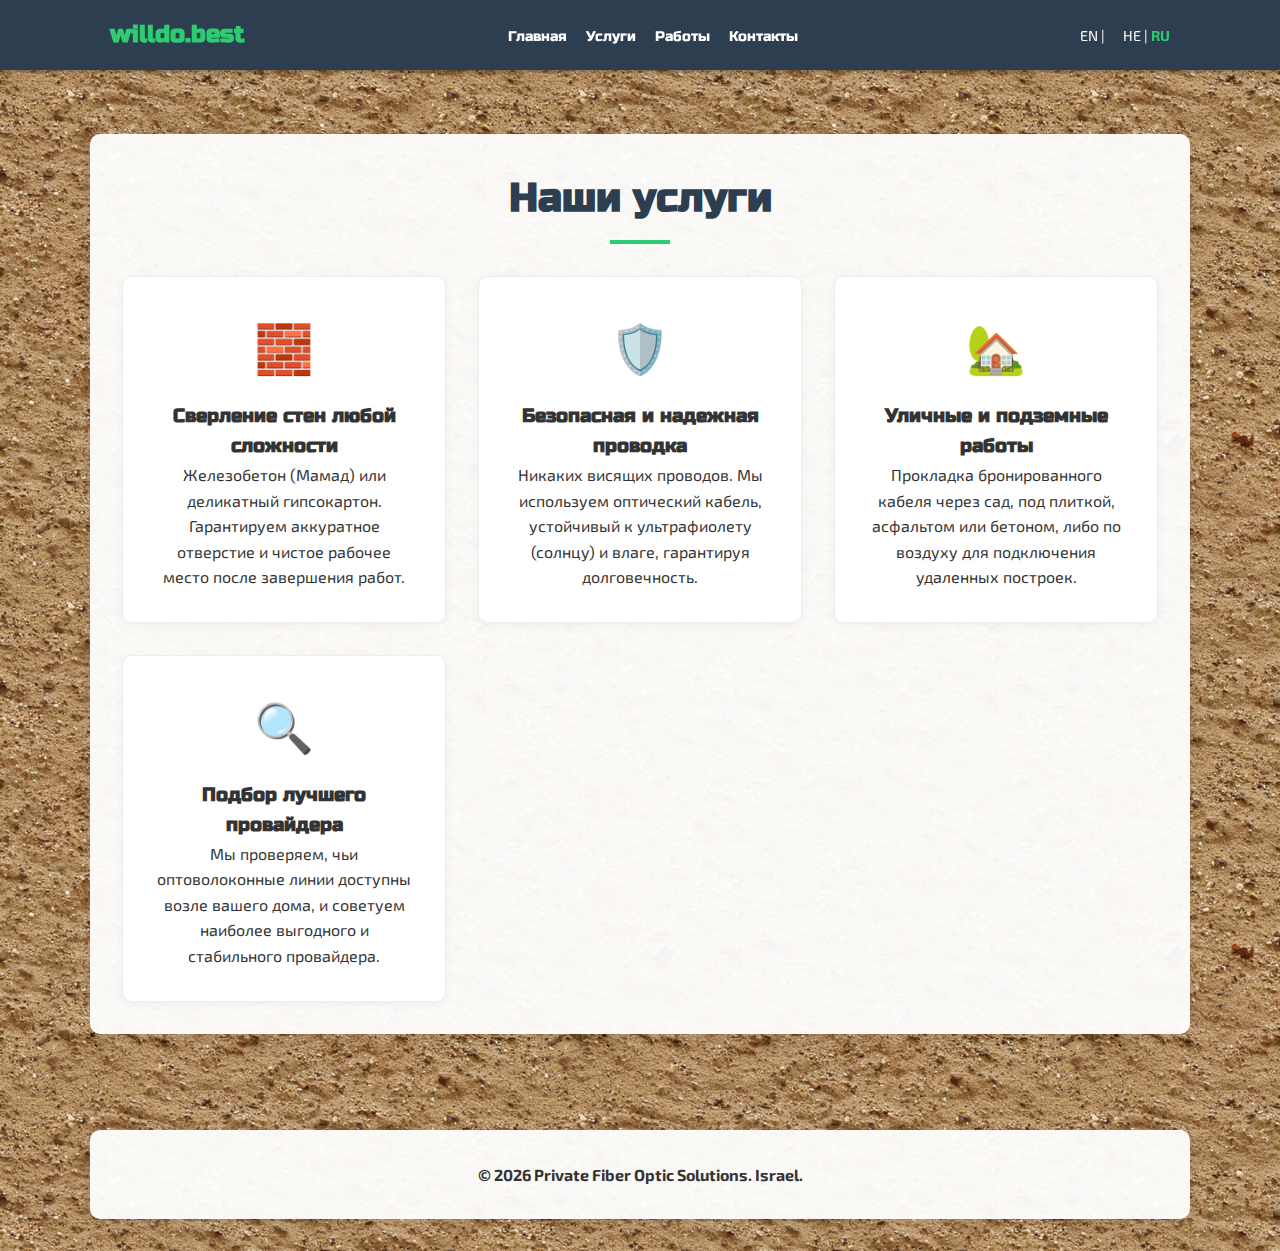
<file: services-ru.html>
﻿<!DOCTYPE html>
<html lang="ru">
<head>
    <meta charset="UTF-8">
    <meta name="viewport" content="width=device-width, initial-scale=1.0">
    <title>Услуги | willdo.best</title>
    <link rel="stylesheet" href="style.css">
    <link href="https://fonts.googleapis.com/css2?family=Exo+2:wght@400;700&family=Russo+One&display=swap" rel="stylesheet">
    
    <style>
        body { font-family: 'Exo 2', sans-serif; }
        h1, h2, h3, .logo, .section-title, .nav a { font-family: 'Russo One', sans-serif; }
    </style>
</head>
<body>

    <header class="header">
        <div class="container">
            <div class="logo">willdo.best</div>
            <nav class="nav">
                <a href="ru.html">Главная</a>
                <a href="services-ru.html" class="current">Услуги</a>
                <a href="portfolio-ru.html">Работы</a>
                <a href="contact-ru.html">Контакты</a>
            </nav>
            <div class="lang-switch">
                <a href="index.html">EN</a> | <a href="he.html">HE</a> | <span class="active">RU</span>
            </div>
        </div>
    </header>

    <main>
        <section class="services section-padding">
            <div class="container">
                <h2 class="section-title">Наши услуги</h2>
                
                <div class="services-grid">
                    
                    <div class="service-card">
                        <div class="icon">🧱</div>
                        <h3>Сверление стен любой сложности</h3>
                        <p>Железобетон (Мамад) или деликатный гипсокартон. Гарантируем аккуратное отверстие и чистое рабочее место после завершения работ.</p>
                    </div>

                    <div class="service-card">
                        <div class="icon">🛡️</div>
                        <h3>Безопасная и надежная проводка</h3>
                        <p>Никаких висящих проводов. Мы используем оптический кабель, устойчивый к ультрафиолету (солнцу) и влаге, гарантируя долговечность.</p>
                    </div>

                    <div class="service-card">
                        <div class="icon">🏡</div>
                        <h3>Уличные и подземные работы</h3>
                        <p>Прокладка бронированного кабеля через сад, под плиткой, асфальтом или бетоном, либо по воздуху для подключения удаленных построек.</p>
                    </div>

                    <div class="service-card">
                        <div class="icon">🔍</div>
                        <h3>Подбор лучшего провайдера</h3>
                        <p>Мы проверяем, чьи оптоволоконные линии доступны возле вашего дома, и советуем наиболее выгодного и стабильного провайдера.</p>
                    </div>

                </div>
            </div>
        </section>
    </main>

    <footer class="footer">
        <div class="container">
            <p>&copy; 2026 Private Fiber Optic Solutions. Israel.</p>
        </div>
    </footer>

</body>
</html>
</file>
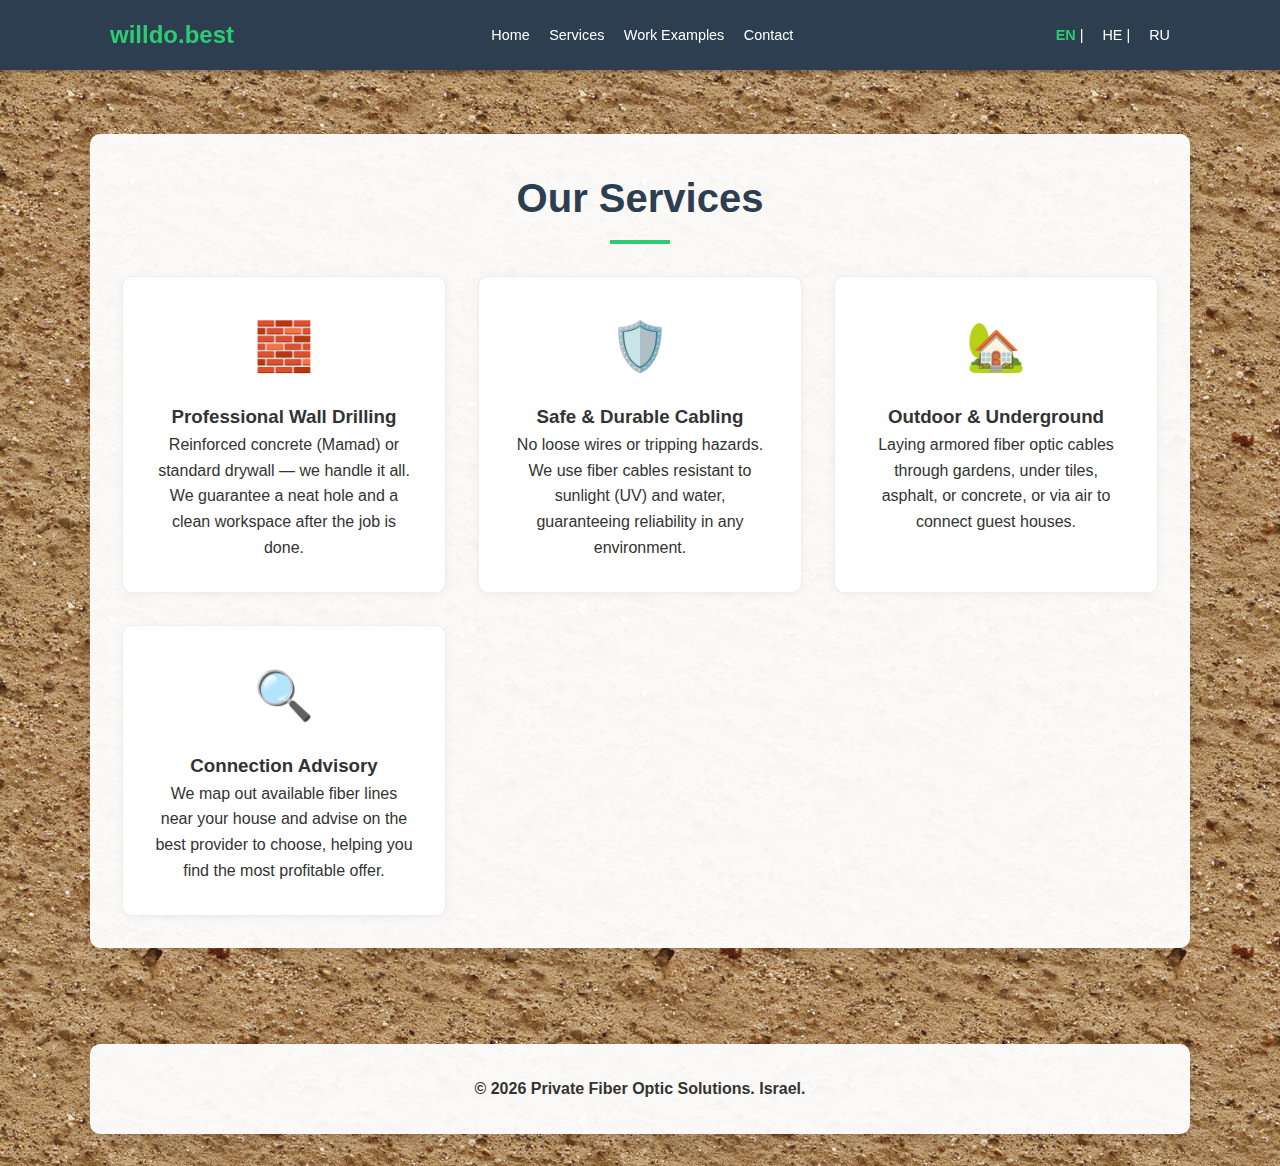
<file: services.html>
﻿<!DOCTYPE html>
<html lang="en">
<head>
    <meta charset="UTF-8">
    <meta name="viewport" content="width=device-width, initial-scale=1.0">
    <title>Services | willdo.best</title>
    <link rel="stylesheet" href="style.css">
    <link rel="preconnect" href="https://fonts.googleapis.com">
    <link rel="preconnect" href="https://fonts.gstatic.com" crossorigin>
    <link href="https://fonts.googleapis.com/css2?family=Exo+2:wght@400;700&family=Orbitron:wght@400;700;900&display=swap" rel="stylesheet">
</head>
<body>

    <header class="header">
        <div class="container">
            <div class="logo">willdo.best</div>
            <nav class="nav">
                <a href="index.html">Home</a>
                <a href="services.html" class="current">Services</a> <a href="portfolio.html">Work Examples</a>
                <a href="contact.html">Contact</a>
            </nav>
            <div class="lang-switch">
                <span class="active">EN</span> | <a href="he.html">HE</a> | <a href="ru.html">RU</a>
            </div>
        </div>
    </header>

    <main>
        <section class="services section-padding">
            <div class="container">
                <h2 class="section-title">Our Services</h2>
                
                <div class="services-grid">
                    
                    <div class="service-card">
                        <div class="icon">🧱</div>
                        <h3>Professional Wall Drilling</h3>
                        <p>Reinforced concrete (Mamad) or standard drywall — we handle it all. We guarantee a neat hole and a clean workspace after the job is done.</p>
                    </div>

                    <div class="service-card">
                        <div class="icon">🛡️</div>
                        <h3>Safe & Durable Cabling</h3>
                        <p>No loose wires or tripping hazards. We use fiber cables resistant to sunlight (UV) and water, guaranteeing reliability in any environment.</p>
                    </div>

                    <div class="service-card">
                        <div class="icon">🏡</div>
                        <h3>Outdoor & Underground</h3>
                        <p>Laying armored fiber optic cables through gardens, under tiles, asphalt, or concrete, or via air to connect guest houses.</p>
                    </div>

                    <div class="service-card">
                        <div class="icon">🔍</div>
                        <h3>Connection Advisory</h3>
                        <p>We map out available fiber lines near your house and advise on the best provider to choose, helping you find the most profitable offer.</p>
                    </div>

                </div>
            </div>
        </section>
    </main>

    <footer class="footer">
        <div class="container">
            <p>&copy; 2026 Private Fiber Optic Solutions. Israel.</p>
        </div>
    </footer>

</body>
</html>
</file>
<file: style.css>
﻿/* ========================
   1. БАЗОВЫЕ НАСТРОЙКИ
   ======================== */
* {
    margin: 0;
    padding: 0;
    box-sizing: border-box;
}

body {
    font-family: 'Roboto', sans-serif;
    line-height: 1.6;
    color: #333;
    
    /* Текстурный фон страницы */
    background-color: #f4f4f4;
    background-image: url('images/bg.jpg'); /* Убедись, что картинка называется так */
    background-repeat: repeat;
    background-size: auto; 
    /* Если текстура слишком крупная, можно поставить background-size: 500px; */
}

/* Глобальный контейнер (отвечает только за ширину и центровку) */
.container {
    max-width: 1100px;
    margin: 0 auto;
    padding: 0 20px;
}

/* ========================
   2. ШАПКА (HEADER)
   ======================== */
.header {
    background: #2c3e50; /* Темно-синий фон */
    color: #fff;
    padding: 1rem 0;
    position: sticky; /* Липкое меню */
    top: 0;
    z-index: 100;
    box-shadow: 0 2px 5px rgba(0,0,0,0.3);
}

.header .container {
    display: flex;
    justify-content: space-between;
    align-items: center;
    background: transparent; /* В шапке контейнер прозрачный! */
}

.logo {
    font-size: 1.5rem;
    font-weight: bold;
    color: #2ecc71;
}

.nav a, .lang-switch a {
    color: #fff;
    text-decoration: none;
    margin-left: 15px;
    transition: color 0.3s;
    font-size: 0.9rem;
}

.nav a:hover, .lang-switch a:hover {
    color: #2ecc71;
}

.lang-switch {
    font-size: 0.9rem;
    margin-left: 20px;
}

.lang-switch .active {
    font-weight: bold;
    color: #2ecc71;
    cursor: default;
}

/* ========================
   3. ГЛАВНЫЙ ЭКРАН (HERO)
   ======================== */
.hero {
    position: relative;
    height: 80vh;
    background: url('images/hero-bg.jpg') no-repeat center center/cover;
    background-color: #333;
    display: flex;
    align-items: center;
    color: #fff;
    text-align: center;
}

.hero-overlay {
    position: absolute;
    top: 0;
    left: 0;
    width: 100%;
    height: 100%;
    background: rgba(0, 0, 0, 0.6);
}

.hero-content {
    position: relative;
    z-index: 2;
}

.hero h1 {
    font-size: 3rem;
    margin-bottom: 1rem;
    line-height: 1.2;
}

.hero p {
    font-size: 1.2rem;
    margin-bottom: 2rem;
    max-width: 700px;
    margin-left: auto;
    margin-right: auto;
}

/* Кнопка */
.btn {
    display: inline-block;
    background: #2ecc71;
    color: #fff;
    padding: 12px 30px;
    border-radius: 5px;
    text-decoration: none;
    font-weight: bold;
    font-size: 1.1rem;
    transition: background 0.3s ease, transform 0.2s;
}

.btn:hover {
    background: #27ae60;
    transform: translateY(-2px);
}

/* ========================
   4. БЕЛЫЕ КАРТОЧКИ (ПОДЛОЖКА)
   ======================== */
/* Применяем белый фон только к контейнерам внутри Услуг, Портфолио и Подвала */
.services .container, 
.portfolio .container, 
.footer .container {
    background-color: rgba(255, 255, 255, 0.95); /* Белый полупрозрачный */
    padding: 2rem; /* Отступ внутри белого блока */
    border-radius: 10px;
    box-shadow: 0 5px 15px rgba(0,0,0,0.1);
    margin-top: 2rem;    /* Отступ сверху от других блоков */
    margin-bottom: 2rem; /* Отступ снизу */
}

/* ========================
   5. УСЛУГИ (SERVICES)
   ======================== */
.section-padding {
    padding: 2rem 0; /* Внешние отступы секции */
}

.section-title {
    text-align: center;
    font-size: 2.5rem;
    margin-bottom: 2rem;
    color: #2c3e50;
    position: relative;
}

.section-title::after {
    content: '';
    display: block;
    width: 60px;
    height: 4px;
    background: #2ecc71;
    margin: 10px auto 0;
}

.services-grid {
    display: grid;
    grid-template-columns: repeat(auto-fit, minmax(250px, 1fr)); 
    gap: 2rem;
}

.service-card {
    background: #fff; /* Фон самой карточки услуги */
    padding: 2rem;
    border-radius: 10px;
    box-shadow: 0 2px 10px rgba(0,0,0,0.05);
    text-align: center;
    transition: transform 0.3s ease;
    border: 1px solid #eee; /* Тонкая рамка */
}

.service-card:hover {
    transform: translateY(-5px);
    border-color: #2ecc71;
}

.icon {
    font-size: 3rem;
    margin-bottom: 1rem;
}

/* Спойлер (Скрытый блок) */
.hidden {
    display: none;
}

.spoiler-btn {
    background: transparent;
    border: 2px solid #2ecc71;
    color: #2ecc71;
    cursor: pointer;
    font-size: 1rem;
    padding: 10px 20px;
    border-radius: 30px;
    margin-bottom: 20px;
}

.spoiler-btn:hover {
    background: #2ecc71;
    color: #fff;
}

/* ========================
   6. ПОРТФОЛИО
   ======================== */
.portfolio {
    /* Фон секции прозрачный, чтобы было видно текстуру вокруг белого контейнера */
    background-color: transparent; 
}

.portfolio-grid {
    display: grid;
    grid-template-columns: repeat(auto-fit, minmax(300px, 1fr));
    gap: 2rem;
}

.project-card {
    border-radius: 10px;
    overflow: hidden;
    box-shadow: 0 4px 10px rgba(0,0,0,0.1);
    background: #fff;
    transition: transform 0.3s ease;
}

.project-card:hover {
    transform: translateY(-5px);
}

.project-card img {
    width: 100%;
    height: 250px;
    object-fit: cover;
    display: block;
}

.project-info {
    padding: 1.5rem;
    border: 1px solid #eee;
    border-top: none;
}

/* ========================
   7. ПОДВАЛ (FOOTER)
   ======================== */
.footer {
    background: transparent; /* Прозрачный, чтобы видеть текстуру */
    padding-top: 0;
    margin-top: auto;
    text-align: center;
}

/* Цвет текста внутри белой плашки подвала */
.footer p {
    color: #333;
    font-weight: bold;
}

/* ========================
   8. АДАПТИВ (MOBILE)
   ======================== */
@media (max-width: 768px) {
    .header .container {
        flex-direction: column;
        text-align: center;
    }

    .nav {
        margin: 15px 0;
        display: flex;
        flex-direction: column;
        gap: 10px;
    }

    .nav a {
        margin-left: 0;
        display: block;
        padding: 5px;
        font-size: 1.1rem;
    }

    .lang-switch {
        margin-left: 0;
        margin-top: 10px;
    }

    .hero h1 {
        font-size: 2rem;
    }
    
    .hero p {
        font-size: 1rem;
        padding: 0 10px;
    }
}
</file>
